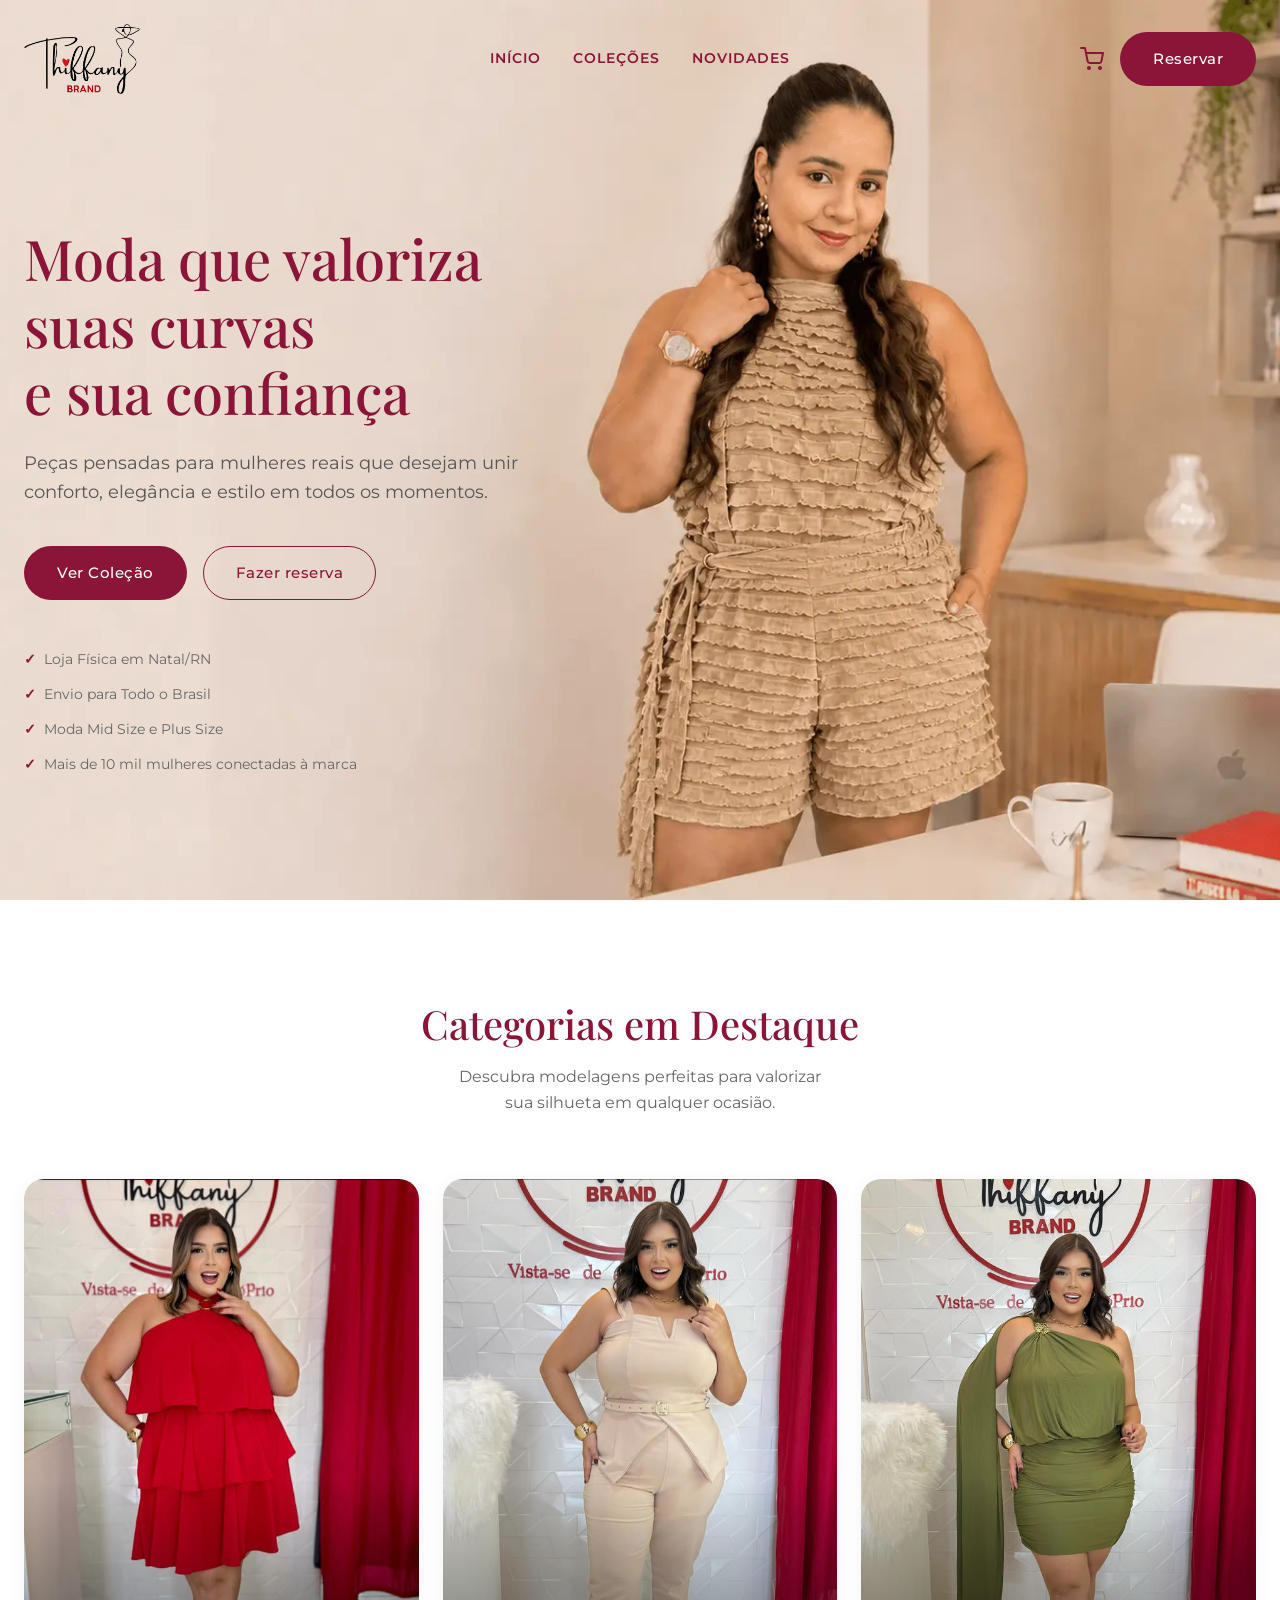
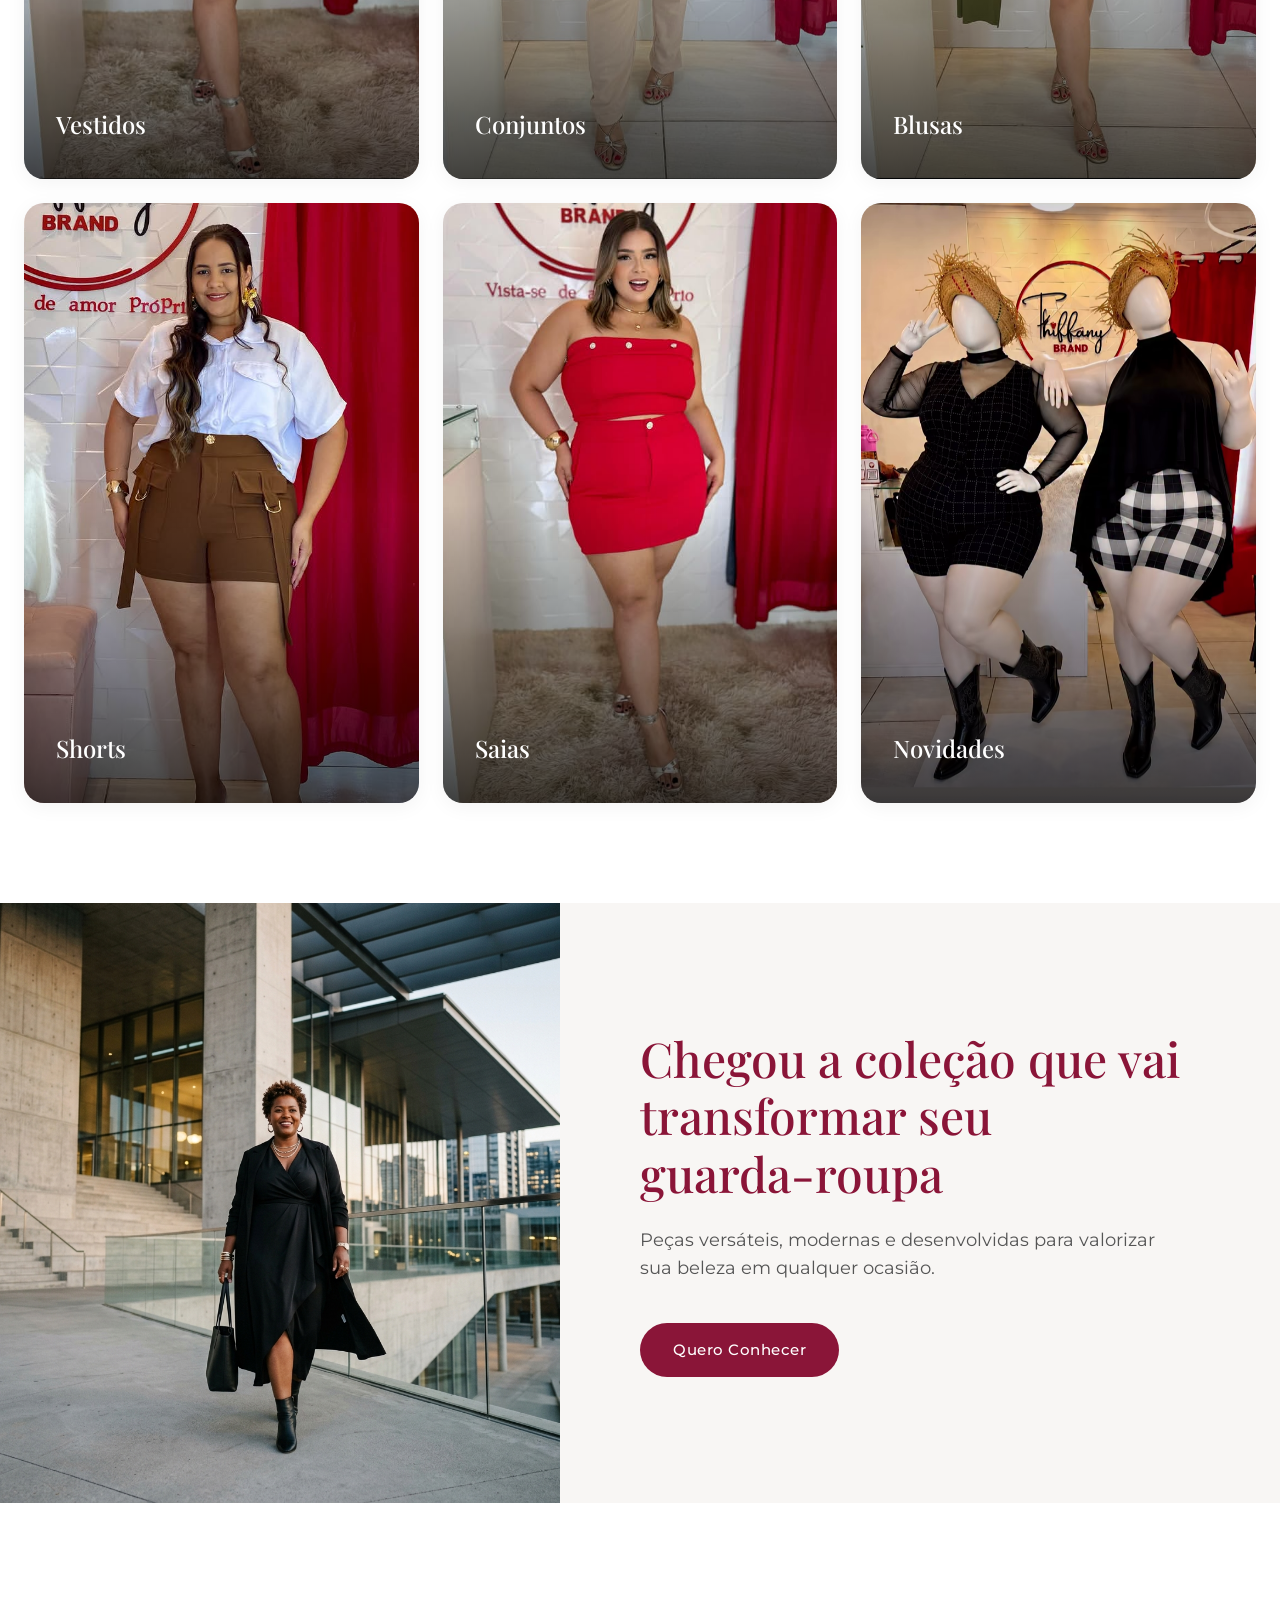
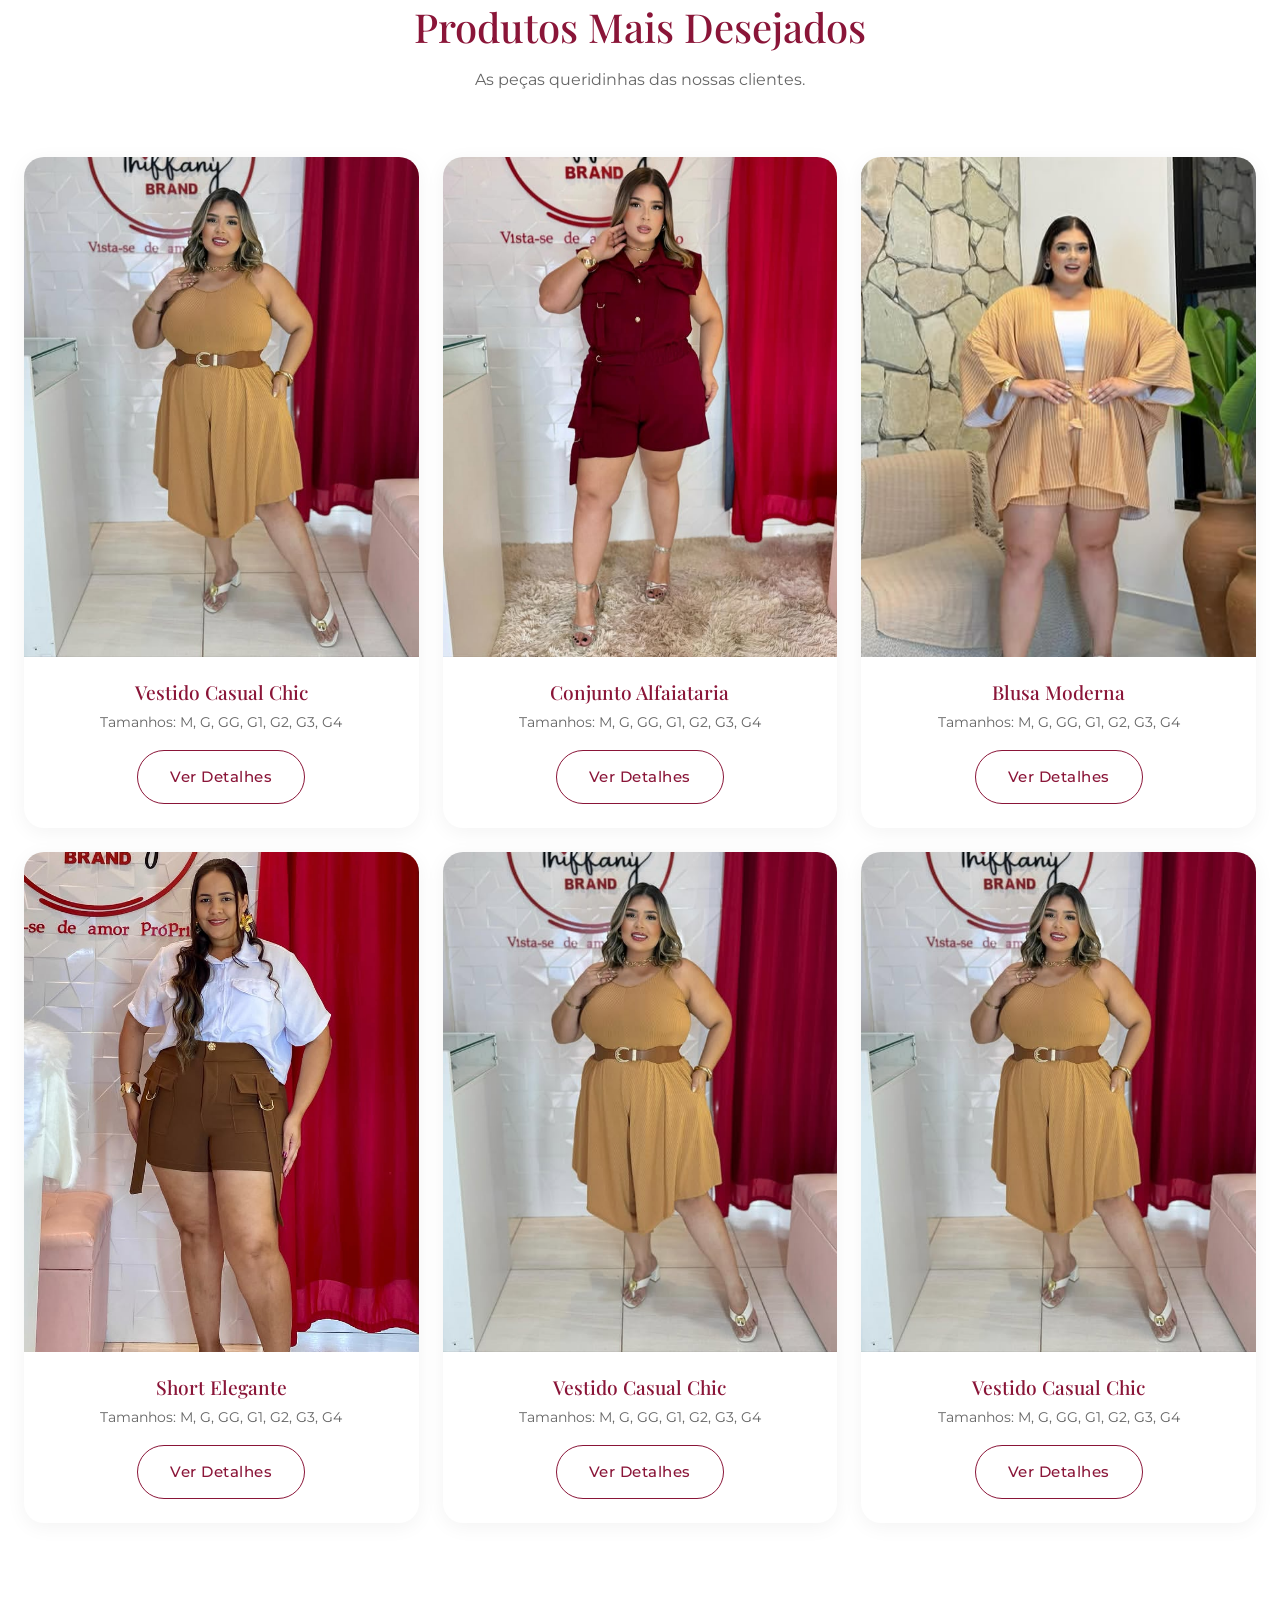
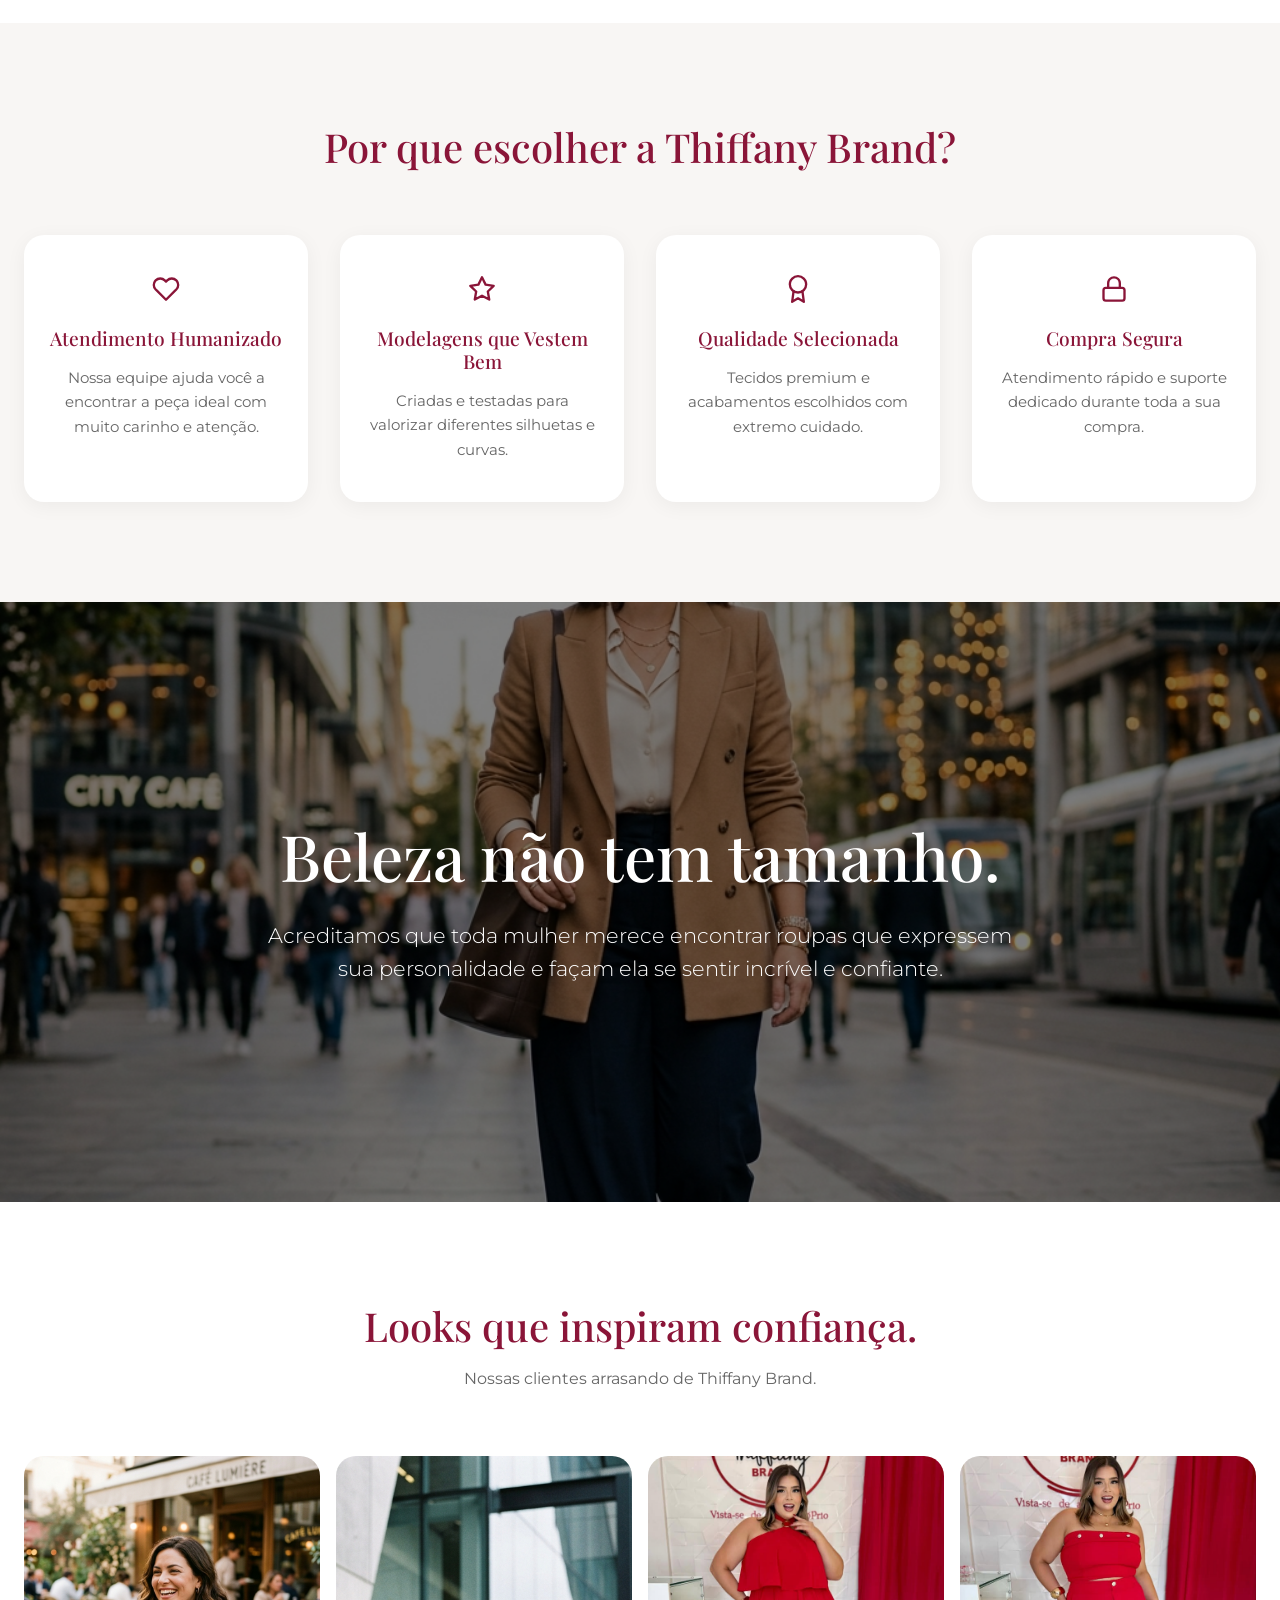
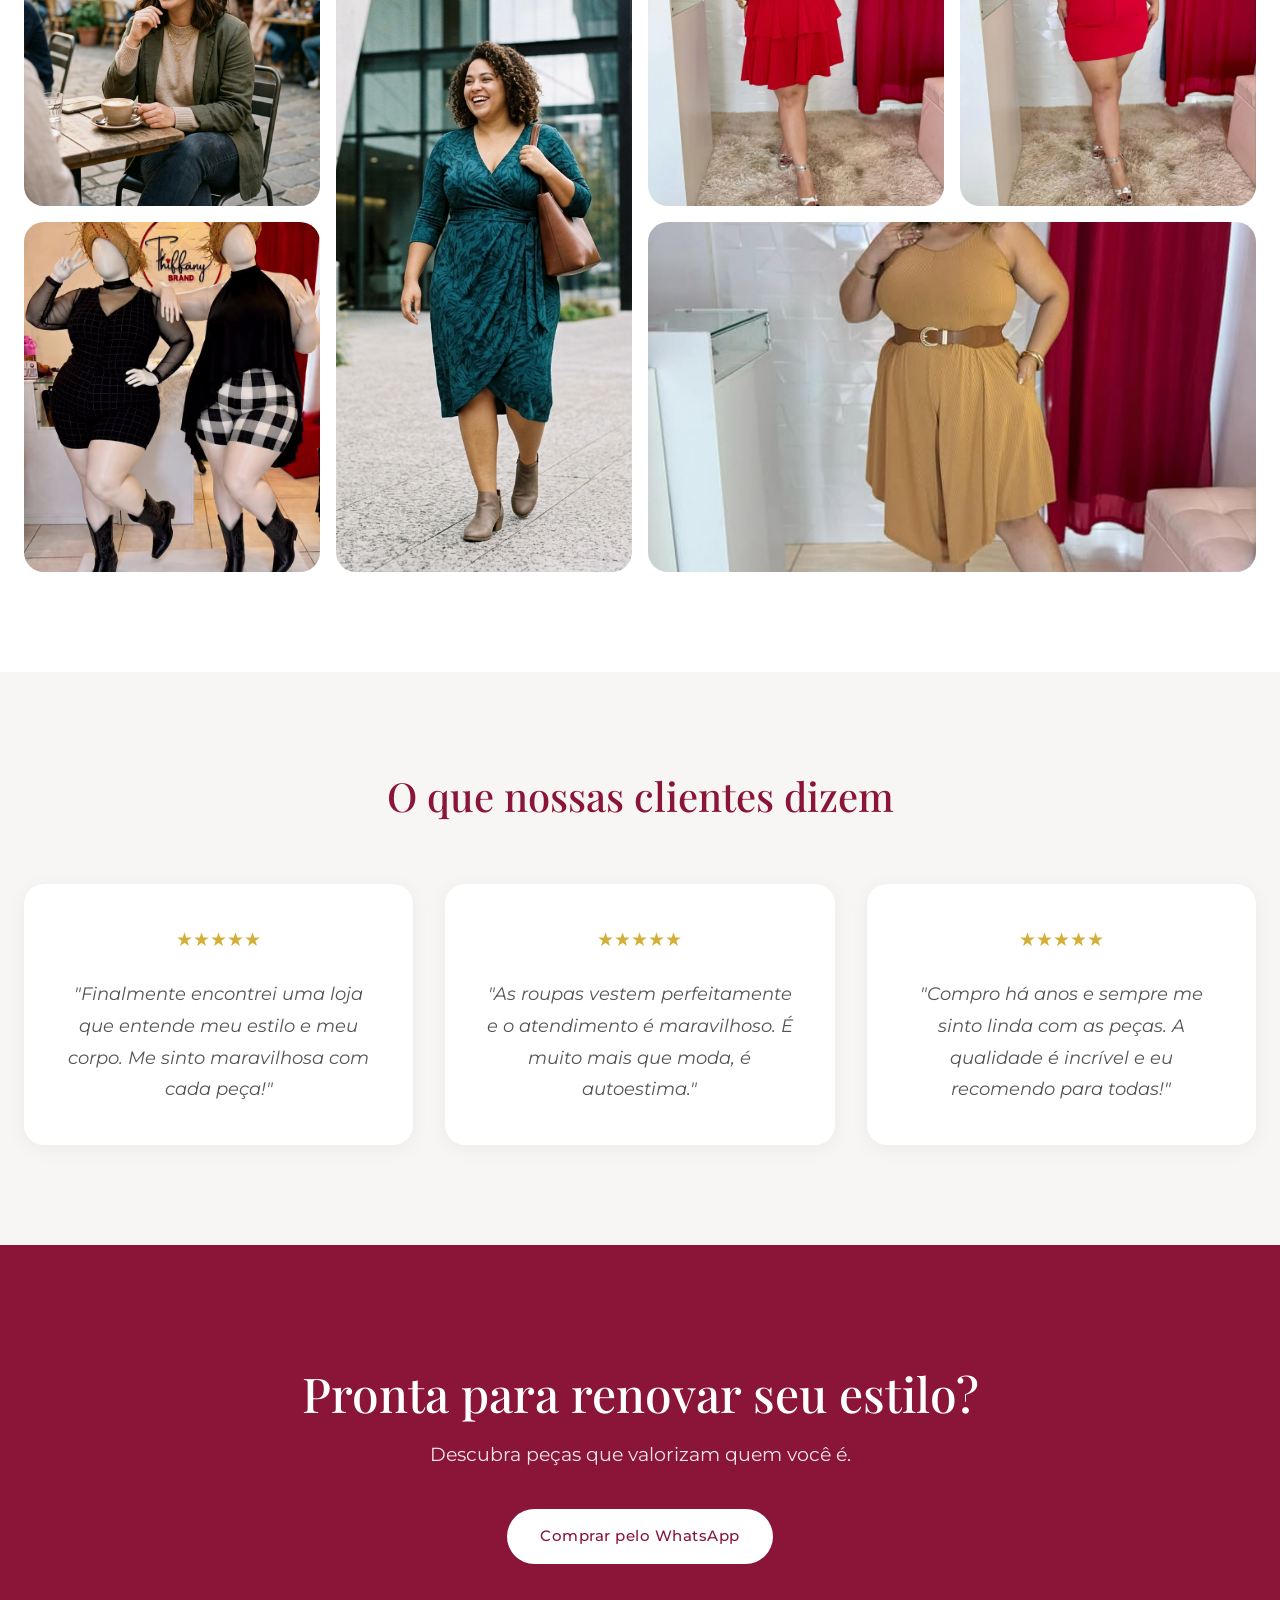
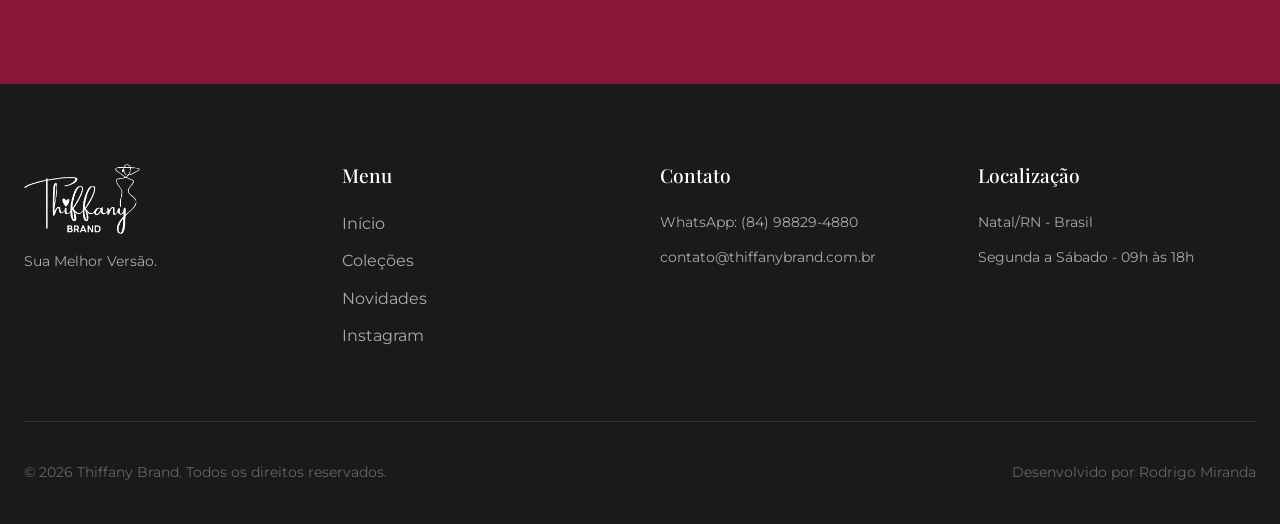
<file: index.html>
<!DOCTYPE html>
<html lang="pt-BR">
<head>
    <meta charset="UTF-8">
    <meta name="viewport" content="width=device-width, initial-scale=1.0">
    <title>Thiffany Brand | Moda Mid Size & Plus Size</title>
    <meta name="description" content="Moda feminina Mid Size e Plus Size focada em mulheres reais que desejam vestir-se com elegância, feminilidade e confiança.">
    <link rel="stylesheet" href="styles.css">
</head>
<body>

    <!-- Navigation -->
    <nav class="navbar">
        <div class="container">
            <a href="#" class="navbar-brand"><img src="assets/logo.png" alt="Thiffany Brand Logo"></a>
            <div class="nav-links">
                <a href="#inicio">Início</a>
                <a href="#colecoes">Coleções</a>
                <a href="#novidades">Novidades</a>
                <a href="#contato" class="mobile-only">Contato</a>
            </div>
            <div class="nav-actions">
                <button class="cart-toggle">
                    <svg xmlns="http://www.w3.org/2000/svg" width="24" height="24" viewBox="0 0 24 24" fill="none" stroke="currentColor" stroke-width="2" stroke-linecap="round" stroke-linejoin="round">
                        <circle cx="9" cy="21" r="1"></circle>
                        <circle cx="20" cy="21" r="1"></circle>
                        <path d="M1 1h4l2.68 13.39a2 2 0 0 0 2 1.61h9.72a2 2 0 0 0 2-1.61L23 6H6"></path>
                    </svg>
                    <span class="cart-count">0</span>
                </button>
                <a href="#contato" class="btn btn-primary desktop-only">Reservar</a>
                <button class="menu-toggle">☰</button>
            </div>
        </div>
    </nav>

    <!-- Hero Section -->
    <header id="inicio" class="hero">
        <div class="container">
            <div class="grid-12">
                <div class="hero-content fade-up">
                    <h1>Moda que valoriza<br>suas curvas<br>e sua confiança</h1>
                    <p>Peças pensadas para mulheres reais que desejam unir conforto, elegância e estilo em todos os momentos.</p>
                    <div class="hero-ctas">
                        <a href="#colecoes" class="btn btn-primary">Ver Coleção</a>
                        <a href="#contato" class="btn btn-secondary">Fazer reserva</a>
                    </div>
                    <div class="hero-indicators">
                        <span>Loja Física em Natal/RN</span>
                        <span>Envio para Todo o Brasil</span>
                        <span>Moda Mid Size e Plus Size</span>
                        <span>Mais de 10 mil mulheres conectadas à marca</span>
                    </div>
                </div>
            </div>
        </div>
    </header>

    <!-- Categories Section -->
    <section id="colecoes" class="categories container">
        <div class="section-header fade-up">
            <h2>Categorias em Destaque</h2>
            <p>Descubra modelagens perfeitas para valorizar <br class="desktop-only">sua silhueta em qualquer ocasião.</p>
        </div>
        <div class="categories-grid">
            <div class="category-card fade-up">
                <img src="assets/vestido.png" alt="Vestidos">
                <div class="category-content">
                    <h3>Vestidos</h3>
                </div>
            </div>
            <div class="category-card fade-up" style="transition-delay: 0.1s;">
                <img src="assets/conjunto.png" alt="Conjuntos">
                <div class="category-content">
                    <h3>Conjuntos</h3>
                </div>
            </div>
            <div class="category-card fade-up" style="transition-delay: 0.2s;">
                <img src="assets/blusa.png" alt="Blusas">
                <div class="category-content">
                    <h3>Blusas</h3>
                </div>
            </div>
            <div class="category-card fade-up">
                <img src="assets/shorts.png" alt="Shorts">
                <div class="category-content">
                    <h3>Shorts</h3>
                </div>
            </div>
            <div class="category-card fade-up" style="transition-delay: 0.1s;">
                <img src="assets/saia.png" alt="Saias">
                <div class="category-content">
                    <h3>Saias</h3>
                </div>
            </div>
            <div class="category-card fade-up" style="transition-delay: 0.2s;">
                <img src="assets/novidade.png" alt="Novidades">
                <div class="category-content">
                    <h3>Novidades</h3>
                </div>
            </div>
        </div>
    </section>

    <!-- New Collection -->
    <section class="new-collection">
        <div class="collection-wrapper">
            <div class="collection-image fade-up">
                <img src="assets/collection.png" alt="Nova Coleção Thiffany Brand">
            </div>
            <div class="collection-content fade-up" style="transition-delay: 0.2s;">
                <h2>Chegou a coleção que vai <br class="desktop-only">transformar seu <br class="desktop-only">guarda-roupa</h2>
                <p>Peças versáteis, modernas e desenvolvidas para valorizar <br class="desktop-only">sua beleza em qualquer ocasião.</p>
                <a href="#novidades" class="btn btn-primary">Quero Conhecer</a>
            </div>
        </div>
    </section>

    <!-- Products Section -->
    <section id="novidades" class="products container">
        <div class="section-header fade-up">
            <h2>Produtos Mais Desejados</h2>
            <p>As peças queridinhas das nossas clientes.</p>
        </div>
        <div class="products-grid">
            <div class="product-card fade-up">
                <div class="product-image img-zoom">
                    <img src="assets/Vestido Casual Chic.png" alt="Vestido Casual Chic">
                </div>
                <div class="product-info">
                    <h3 class="product-name">Vestido Casual Chic</h3>
                    <p class="product-sizes">Tamanhos: M, G, GG, G1, G2, G3, G4</p>
                    <a href="produto.html?id=1" class="btn btn-secondary product-btn">Ver Detalhes</a>
                </div>
            </div>
            <div class="product-card fade-up" style="transition-delay: 0.1s;">
                <div class="product-image img-zoom">
                    <img src="assets/Conjunto Alfaiataria.png" alt="Conjunto Alfaiataria">
                </div>
                <div class="product-info">
                    <h3 class="product-name">Conjunto Alfaiataria</h3>
                    <p class="product-sizes">Tamanhos: M, G, GG, G1, G2, G3, G4</p>
                    <a href="produto.html?id=2" class="btn btn-secondary product-btn">Ver Detalhes</a>
                </div>
            </div>
            <div class="product-card fade-up" style="transition-delay: 0.2s;">
                <div class="product-image img-zoom adjust-blusa">
                    <img src="assets/Blusa Moderna.png" alt="Blusa Moderna">
                </div>
                <div class="product-info">
                    <h3 class="product-name">Blusa Moderna</h3>
                    <p class="product-sizes">Tamanhos: M, G, GG, G1, G2, G3, G4</p>
                    <a href="produto.html?id=3" class="btn btn-secondary product-btn">Ver Detalhes</a>
                </div>
            </div>
            <div class="product-card fade-up" style="transition-delay: 0.3s;">
                <div class="product-image img-zoom">
                    <img src="assets/Short Elegante.png" alt="Short Elegante">
                </div>
                <div class="product-info">
                    <h3 class="product-name">Short Elegante</h3>
                    <p class="product-sizes">Tamanhos: M, G, GG, G1, G2, G3, G4</p>
                    <a href="produto.html?id=4" class="btn btn-secondary product-btn">Ver Detalhes</a>
                </div>
            </div>
            <div class="product-card fade-up" style="transition-delay: 0.1s;">
                <div class="product-image img-zoom">
                    <img src="assets/Vestido Casual Chic.png" alt="Vestido Casual Chic">
                </div>
                <div class="product-info">
                    <h3 class="product-name">Vestido Casual Chic</h3>
                    <p class="product-sizes">Tamanhos: M, G, GG, G1, G2, G3, G4</p>
                    <a href="produto.html?id=1" class="btn btn-secondary product-btn">Ver Detalhes</a>
                </div>
            </div>
            <div class="product-card fade-up" style="transition-delay: 0.2s;">
                <div class="product-image img-zoom">
                    <img src="assets/Vestido Casual Chic.png" alt="Vestido Casual Chic">
                </div>
                <div class="product-info">
                    <h3 class="product-name">Vestido Casual Chic</h3>
                    <p class="product-sizes">Tamanhos: M, G, GG, G1, G2, G3, G4</p>
                    <a href="produto.html?id=1" class="btn btn-secondary product-btn">Ver Detalhes</a>
                </div>
            </div>
        </div>
    </section>

    <!-- Features Section -->
    <section class="features">
        <div class="container">
            <div class="section-header fade-up">
                <h2>Por que escolher a Thiffany Brand?</h2>
            </div>
            <div class="features-grid">
                <div class="feature-card fade-up">
                    <div class="feature-icon"><svg xmlns="http://www.w3.org/2000/svg" width="28" height="28" viewBox="0 0 24 24" fill="none" stroke="currentColor" stroke-width="2" stroke-linecap="round" stroke-linejoin="round"><path d="M20.84 4.61a5.5 5.5 0 0 0-7.78 0L12 5.67l-1.06-1.06a5.5 5.5 0 0 0-7.78 7.78l1.06 1.06L12 21.23l7.78-7.78 1.06-1.06a5.5 5.5 0 0 0 0-7.78z"></path></svg></div>
                    <h3>Atendimento Humanizado</h3>
                    <p>Nossa equipe ajuda você a encontrar a peça ideal com muito carinho e atenção.</p>
                </div>
                <div class="feature-card fade-up" style="transition-delay: 0.1s;">
                    <div class="feature-icon"><svg xmlns="http://www.w3.org/2000/svg" width="28" height="28" viewBox="0 0 24 24" fill="none" stroke="currentColor" stroke-width="2" stroke-linecap="round" stroke-linejoin="round"><polygon points="12 2 15.09 8.26 22 9.27 17 14.14 18.18 21.02 12 17.77 5.82 21.02 7 14.14 2 9.27 8.91 8.26 12 2"></polygon></svg></div>
                    <h3>Modelagens que Vestem Bem</h3>
                    <p>Criadas e testadas para valorizar diferentes silhuetas e curvas.</p>
                </div>
                <div class="feature-card fade-up" style="transition-delay: 0.2s;">
                    <div class="feature-icon"><svg xmlns="http://www.w3.org/2000/svg" width="28" height="28" viewBox="0 0 24 24" fill="none" stroke="currentColor" stroke-width="2" stroke-linecap="round" stroke-linejoin="round"><circle cx="12" cy="8" r="7"></circle><polyline points="8.21 13.89 7 23 12 20 17 23 15.79 13.88"></polyline></svg></div>
                    <h3>Qualidade Selecionada</h3>
                    <p>Tecidos premium e acabamentos escolhidos com extremo cuidado.</p>
                </div>
                <div class="feature-card fade-up" style="transition-delay: 0.3s;">
                    <div class="feature-icon"><svg xmlns="http://www.w3.org/2000/svg" width="28" height="28" viewBox="0 0 24 24" fill="none" stroke="currentColor" stroke-width="2" stroke-linecap="round" stroke-linejoin="round"><rect x="3" y="11" width="18" height="11" rx="2" ry="2"></rect><path d="M7 11V7a5 5 0 0 1 10 0v4"></path></svg></div>
                    <h3>Compra Segura</h3>
                    <p>Atendimento rápido e suporte dedicado durante toda a sua compra.</p>
                </div>
            </div>
        </div>
    </section>

    <!-- Institutional Banner -->
    <section class="institutional">
        <div class="inst-banner">
            <img src="assets/institutional.png" alt="Mulher elegante na cidade">
            <div class="inst-content fade-up">
                <h2>Beleza não tem tamanho.</h2>
                <p>Acreditamos que toda mulher merece encontrar roupas que expressem sua personalidade e façam ela se sentir incrível e confiante.</p>
            </div>
        </div>
    </section>

    <!-- Inspire Section -->
    <section class="inspire container">
        <div class="section-header fade-up">
            <h2>Looks que inspiram confiança.</h2>
            <p>Nossas clientes arrasando de Thiffany Brand.</p>
        </div>
        <div class="inspire-grid">
            <div class="inspire-item fade-up"><img src="assets/client_1.png" alt="Cliente inspirando confiança"></div>
            <div class="inspire-item fade-up" style="transition-delay: 0.1s;"><img src="assets/client_2.png" alt="Cliente elegante"></div>
            <div class="inspire-item fade-up" style="transition-delay: 0.2s;"><img src="assets/vestido.png" alt="Cliente arrasando"></div>
            <div class="inspire-item fade-up" style="transition-delay: 0.3s;"><img src="assets/saia.png" alt="Cliente confiante"></div>
            <div class="inspire-item fade-up"><img src="assets/novidade.png" alt="Moda feminina"></div>
            <div class="inspire-item fade-up" style="transition-delay: 0.1s;"><img src="assets/Vestido Casual Chic.png" alt="Moda elegante"></div>
        </div>
    </section>

    <!-- Testimonials Section -->
    <section class="testimonials">
        <div class="container">
            <div class="section-header fade-up">
                <h2>O que nossas clientes dizem</h2>
            </div>
            <div class="testimonials-grid">
                <div class="testimonial-card fade-up">
                    <div class="stars">★★★★★</div>
                    <p>"Finalmente encontrei uma loja que entende meu estilo e meu corpo. Me sinto maravilhosa com cada peça!"</p>
                </div>
                <div class="testimonial-card fade-up" style="transition-delay: 0.1s;">
                    <div class="stars">★★★★★</div>
                    <p>"As roupas vestem perfeitamente e o atendimento é maravilhoso. É muito mais que moda, é autoestima."</p>
                </div>
                <div class="testimonial-card fade-up" style="transition-delay: 0.2s;">
                    <div class="stars">★★★★★</div>
                    <p>"Compro há anos e sempre me sinto linda com as peças. A qualidade é incrível e eu recomendo para todas!"</p>
                </div>
            </div>
        </div>
    </section>

    <!-- Final CTA -->
    <section class="cta-final">
        <div class="container fade-up">
            <h2>Pronta para renovar seu estilo?</h2>
            <p>Descubra peças que valorizam quem você é.</p>
            <a href="#contato" class="btn btn-white">Comprar pelo WhatsApp</a>
        </div>
    </section>

    <!-- Footer -->
    <footer id="contato">
        <div class="container">
            <div class="footer-grid">
                <div class="footer-brand">
                    <a href="index.html#inicio">
                        <img src="assets/logo.png" alt="Thiffany Brand Logo" class="footer-logo">
                    </a>
                    <p>Sua Melhor Versão.</p>
                </div>
                <div class="footer-links">
                    <h4>Menu</h4>
                    <ul>
                        <li><a href="#inicio">Início</a></li>
                        <li><a href="#colecoes">Coleções</a></li>
                        <li><a href="#novidades">Novidades</a></li>
                        <li><a href="#instagram">Instagram</a></li>
                    </ul>
                </div>
                <div class="footer-contact">
                    <h4>Contato</h4>
                    <p>WhatsApp: (84) 98829-4880</p>
                    <p>contato@thiffanybrand.com.br</p>
                </div>
                <div class="footer-contact">
                    <h4>Localização</h4>
                    <p>Natal/RN - Brasil</p>
                    <p>Segunda a Sábado - 09h às 18h</p>
                </div>
            </div>
            <div class="footer-bottom">
                <p>&copy; 2026 Thiffany Brand. Todos os direitos reservados.</p>
                <p>Desenvolvido por Rodrigo Miranda</p>
            </div>
        </div>
    </footer>

    <div id="cart-overlay"></div>
    <div id="cart-drawer">
        <div class="cart-header">
            <h3>Seu Carrinho</h3>
            <button id="cart-close">✕</button>
        </div>
        <div class="cart-body" id="cart-drawer-items">
            <!-- Items loaded via JS -->
        </div>
        <div class="cart-footer">
            <div class="cart-subtotal">
                <span>Subtotal:</span>
                <span id="cart-drawer-total">R$ 0,00</span>
            </div>
            <a href="checkout.html" class="btn btn-primary">Continuar Reserva</a>
        </div>
    </div>

    <script src="cart.js"></script>
    <script src="main.js"></script>
</body>
</html>
</file>
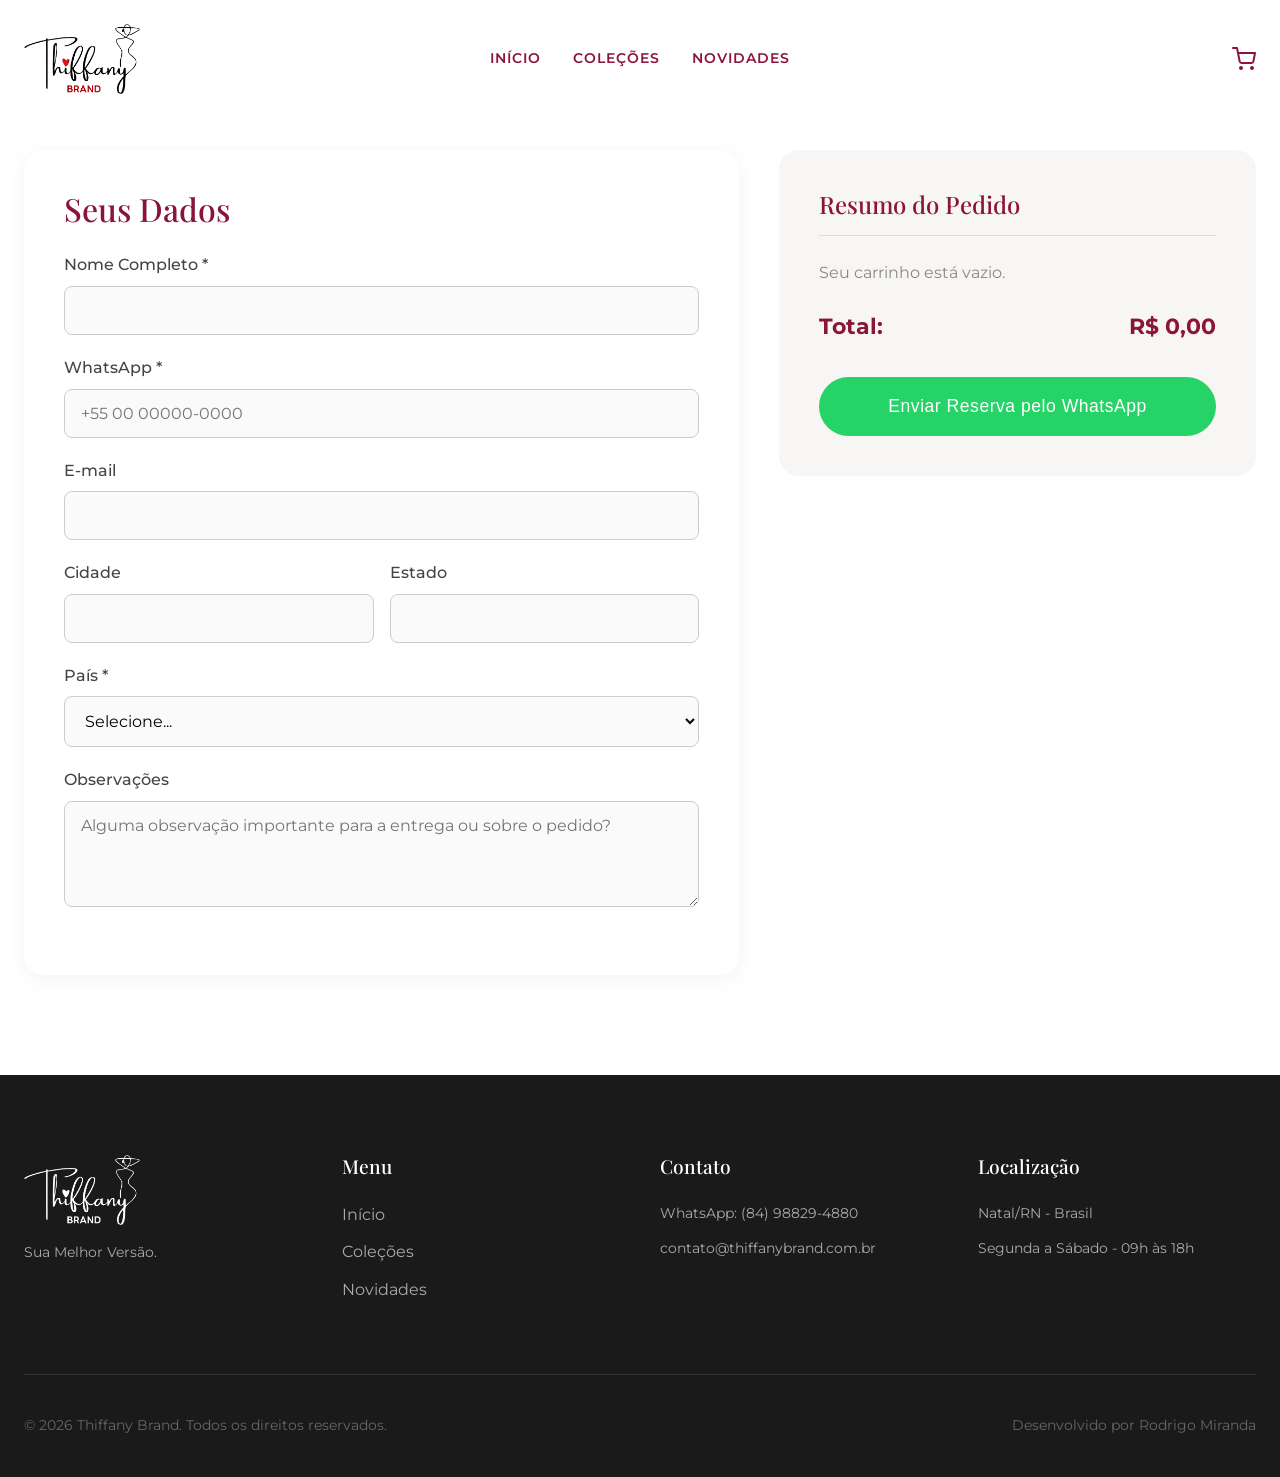
<file: checkout.html>
<!DOCTYPE html>
<html lang="pt-BR">
<head>
    <meta charset="UTF-8">
    <meta name="viewport" content="width=device-width, initial-scale=1.0">
    <title>Reserva | Thiffany Brand</title>
    <link rel="stylesheet" href="styles.css">
    <style>
        .checkout-section {
            padding-top: 150px;
            padding-bottom: 100px;
        }
        .checkout-grid {
            display: grid;
            grid-template-columns: 1.5fr 1fr;
            gap: 40px;
        }
        .checkout-form-panel {
            background: var(--bg);
            padding: 40px;
            border-radius: var(--radius);
            box-shadow: var(--shadow-sm);
        }
        .checkout-form-panel h2 {
            font-size: 2rem;
            color: var(--primary);
            margin-bottom: 24px;
        }
        .form-group {
            margin-bottom: 20px;
        }
        .form-group label {
            display: block;
            font-weight: 500;
            margin-bottom: 8px;
            color: #444;
        }
        .form-control {
            width: 100%;
            padding: 14px 16px;
            border: 1px solid #ccc;
            border-radius: 8px;
            font-family: inherit;
            font-size: 1rem;
            background: #fafafa;
        }
        .form-control:focus {
            outline: none;
            border-color: var(--primary);
            background: white;
        }
        .checkout-summary-panel {
            background: var(--neutral);
            padding: 40px;
            border-radius: var(--radius);
            height: fit-content;
        }
        .checkout-summary-panel h3 {
            font-size: 1.5rem;
            color: var(--primary);
            margin-bottom: 24px;
            border-bottom: 1px solid #ddd;
            padding-bottom: 16px;
        }
        .summary-items {
            margin-bottom: 24px;
            max-height: 300px;
            overflow-y: auto;
        }
        .summary-item {
            display: flex;
            justify-content: space-between;
            margin-bottom: 16px;
            padding-bottom: 16px;
            border-bottom: 1px dashed #ccc;
        }
        .summary-item-title {
            font-weight: 600;
            margin-bottom: 4px;
        }
        .summary-item-details {
            font-size: 0.9rem;
            color: #666;
        }
        .summary-item-price {
            font-weight: 600;
        }
        .summary-total {
            display: flex;
            justify-content: space-between;
            font-size: 1.4rem;
            font-weight: 700;
            margin-bottom: 32px;
            color: var(--primary);
        }
        .btn-whatsapp {
            width: 100%;
            background-color: #25D366;
            color: white;
            padding: 18px;
            font-size: 1.1rem;
        }
        .btn-whatsapp:hover {
            background-color: #128C7E;
            transform: translateY(-2px);
            box-shadow: 0 8px 20px rgba(37, 211, 102, 0.3);
            color: white;
        }
        
        @media (max-width: 1024px) {
            .checkout-grid {
                grid-template-columns: 1fr;
            }
        }
        @media (max-width: 768px) {
            .checkout-section {
                padding-top: 120px;
            }
            .checkout-form-panel, .checkout-summary-panel {
                padding: 24px;
            }
        }
    </style>
</head>
<body>

    <!-- Navigation -->
    <nav class="navbar" style="background: var(--bg); position: fixed; box-shadow: var(--shadow-sm); padding: 16px 0;">
        <div class="container">
            <a href="index.html" class="navbar-brand"><img src="assets/logo.png" alt="Thiffany Brand Logo"></a>
            <div class="nav-links">
                <a href="index.html#inicio">Início</a>
                <a href="index.html#colecoes">Coleções</a>
                <a href="index.html#novidades">Novidades</a>
            </div>
            <div class="nav-actions">
                <button class="cart-toggle">
                    <svg xmlns="http://www.w3.org/2000/svg" width="24" height="24" viewBox="0 0 24 24" fill="none" stroke="currentColor" stroke-width="2" stroke-linecap="round" stroke-linejoin="round">
                        <circle cx="9" cy="21" r="1"></circle>
                        <circle cx="20" cy="21" r="1"></circle>
                        <path d="M1 1h4l2.68 13.39a2 2 0 0 0 2 1.61h9.72a2 2 0 0 0 2-1.61L23 6H6"></path>
                    </svg>
                    <span class="cart-count">0</span>
                </button>
                <button class="menu-toggle">☰</button>
            </div>
        </div>
    </nav>

    <section class="checkout-section container fade-up visible">
        <div class="checkout-grid">
            <div class="checkout-form-panel">
                <h2>Seus Dados</h2>
                <form id="reservation-form">
                    <div class="form-group">
                        <label for="nome">Nome Completo *</label>
                        <input type="text" id="nome" class="form-control" required>
                    </div>
                    <div class="form-group">
                        <label for="whatsapp">WhatsApp *</label>
                        <input type="tel" id="whatsapp" class="form-control" placeholder="+55 00 00000-0000" required>
                    </div>
                    <div class="form-group">
                        <label for="email">E-mail</label>
                        <input type="email" id="email" class="form-control">
                    </div>
                    
                    <div style="display: grid; grid-template-columns: 1fr 1fr; gap: 16px;">
                        <div class="form-group">
                            <label for="cidade">Cidade</label>
                            <input type="text" id="cidade" class="form-control">
                        </div>
                        <div class="form-group">
                            <label for="estado">Estado</label>
                            <input type="text" id="estado" class="form-control">
                        </div>
                    </div>
                    
                    <div class="form-group">
                        <label for="pais">País *</label>
                        <select id="pais" class="form-control" required>
                            <option value="">Selecione...</option>
                            <option value="Brasil">Brasil</option>
                            <option value="Portugal">Portugal</option>
                            <option value="Espanha">Espanha</option>
                            <option value="França">França</option>
                            <option value="Itália">Itália</option>
                            <option value="Estados Unidos">Estados Unidos</option>
                            <option value="Canadá">Canadá</option>
                            <option value="Outros">Outros</option>
                        </select>
                    </div>
                    <div class="form-group">
                        <label for="obs">Observações</label>
                        <textarea id="obs" class="form-control" rows="4" placeholder="Alguma observação importante para a entrega ou sobre o pedido?"></textarea>
                    </div>
                </form>
            </div>
            
            <div class="checkout-summary-panel">
                <h3>Resumo do Pedido</h3>
                <div class="summary-items" id="summary-items">
                    <!-- Loaded via JS -->
                </div>
                <div class="summary-total">
                    <span>Total:</span>
                    <span id="summary-total-price">R$ 0,00</span>
                </div>
                <button type="button" class="btn btn-whatsapp" onclick="sendReservation()">Enviar Reserva pelo WhatsApp</button>
            </div>
        </div>
    </section>

    <!-- Footer -->
    <footer>
        <div class="container">
            <div class="footer-grid">
                <div class="footer-brand">
                    <a href="index.html#inicio">
                        <img src="assets/logo.png" alt="Thiffany Brand Logo" class="footer-logo">
                    </a>
                    <p>Sua Melhor Versão.</p>
                </div>
                <div class="footer-links">
                    <h4>Menu</h4>
                    <ul>
                        <li><a href="index.html">Início</a></li>
                        <li><a href="index.html#colecoes">Coleções</a></li>
                        <li><a href="index.html#novidades">Novidades</a></li>
                    </ul>
                </div>
                <div class="footer-contact">
                    <h4>Contato</h4>
                    <p>WhatsApp: (84) 98829-4880</p>
                    <p>contato@thiffanybrand.com.br</p>
                </div>
                <div class="footer-contact">
                    <h4>Localização</h4>
                    <p>Natal/RN - Brasil</p>
                    <p>Segunda a Sábado - 09h às 18h</p>
                </div>
            </div>
            <div class="footer-bottom">
                <p>&copy; 2026 Thiffany Brand. Todos os direitos reservados.</p>
                <p>Desenvolvido por Rodrigo Miranda</p>
            </div>
        </div>
    </footer>

    <!-- Cart Drawer -->
    <div id="cart-overlay"></div>
    <div id="cart-drawer">
        <div class="cart-header">
            <h3>Seu Carrinho</h3>
            <button id="cart-close">✕</button>
        </div>
        <div class="cart-body" id="cart-drawer-items"></div>
        <div class="cart-footer">
            <div class="cart-subtotal">
                <span>Subtotal:</span>
                <span id="cart-drawer-total">R$ 0,00</span>
            </div>
            <button class="btn btn-primary" onclick="closeCartDrawer()" style="width: 100%;">Fechar Carrinho</button>
        </div>
    </div>

    <script src="cart.js"></script>
    <script src="main.js"></script>
    <script>
        document.addEventListener('DOMContentLoaded', () => {
            renderSummary();
            
            // Override updateCartUI to also update the summary when changes happen in the cart drawer
            const originalUpdateCartUI = window.updateCartUI;
            window.updateCartUI = function() {
                originalUpdateCartUI();
                renderSummary();
            };
        });

        function renderSummary() {
            const container = document.getElementById('summary-items');
            if (!container) return;

            if (cart.length === 0) {
                container.innerHTML = '<p style="color: #888;">Seu carrinho está vazio.</p>';
            } else {
                container.innerHTML = cart.map(item => `
                    <div class="summary-item">
                        <div>
                            <div class="summary-item-title">${item.quantity}x ${item.name}</div>
                            <div class="summary-item-details">Tamanho: ${item.size}</div>
                        </div>
                        <div class="summary-item-price">R$ ${(item.price * item.quantity).toFixed(2).replace('.', ',')}</div>
                    </div>
                `).join('');
            }
            
            document.getElementById('summary-total-price').textContent = `R$ ${getCartTotal().toFixed(2).replace('.', ',')}`;
        }

        function sendReservation() {
            if (cart.length === 0) {
                alert('Seu carrinho está vazio! Adicione produtos antes de fazer a reserva.');
                return;
            }

            const nome = document.getElementById('nome').value.trim();
            const whatsapp = document.getElementById('whatsapp').value.trim();
            const email = document.getElementById('email').value.trim();
            const cidade = document.getElementById('cidade').value.trim();
            const estado = document.getElementById('estado').value.trim();
            const pais = document.getElementById('pais').value;
            const obs = document.getElementById('obs').value.trim();

            if (!nome || !whatsapp || !pais) {
                alert('Por favor, preencha os campos obrigatórios (Nome, WhatsApp e País).');
                return;
            }

            let msg = 'Olá!\n\nGostaria de reservar os seguintes produtos:\n\n';
            
            cart.forEach(item => {
                msg += `🛍️ ${item.name}\nTamanho: ${item.size}\nQuantidade: ${item.quantity}\n\n`;
            });

            msg += `Subtotal: R$ ${getCartTotal().toFixed(2).replace('.', ',')}\n\n`;
            
            msg += 'Dados da cliente:\n';
            msg += `Nome: ${nome}\n`;
            msg += `WhatsApp: ${whatsapp}\n`;
            if (email) msg += `Email: ${email}\n`;
            if (cidade || estado) {
                msg += `Local: ${[cidade, estado].filter(Boolean).join(' - ')}\n`;
            }
            msg += `País: ${pais}\n\n`;

            if (obs) {
                msg += `Observações:\n${obs}\n\n`;
            }

            msg += 'Aguardo confirmação de disponibilidade.';

            const encodedMsg = encodeURIComponent(msg);
            const waUrl = `https://wa.me/5584988294880?text=${encodedMsg}`;
            
            window.open(waUrl, '_blank');
        }
    </script>
</body>
</html>
</file>
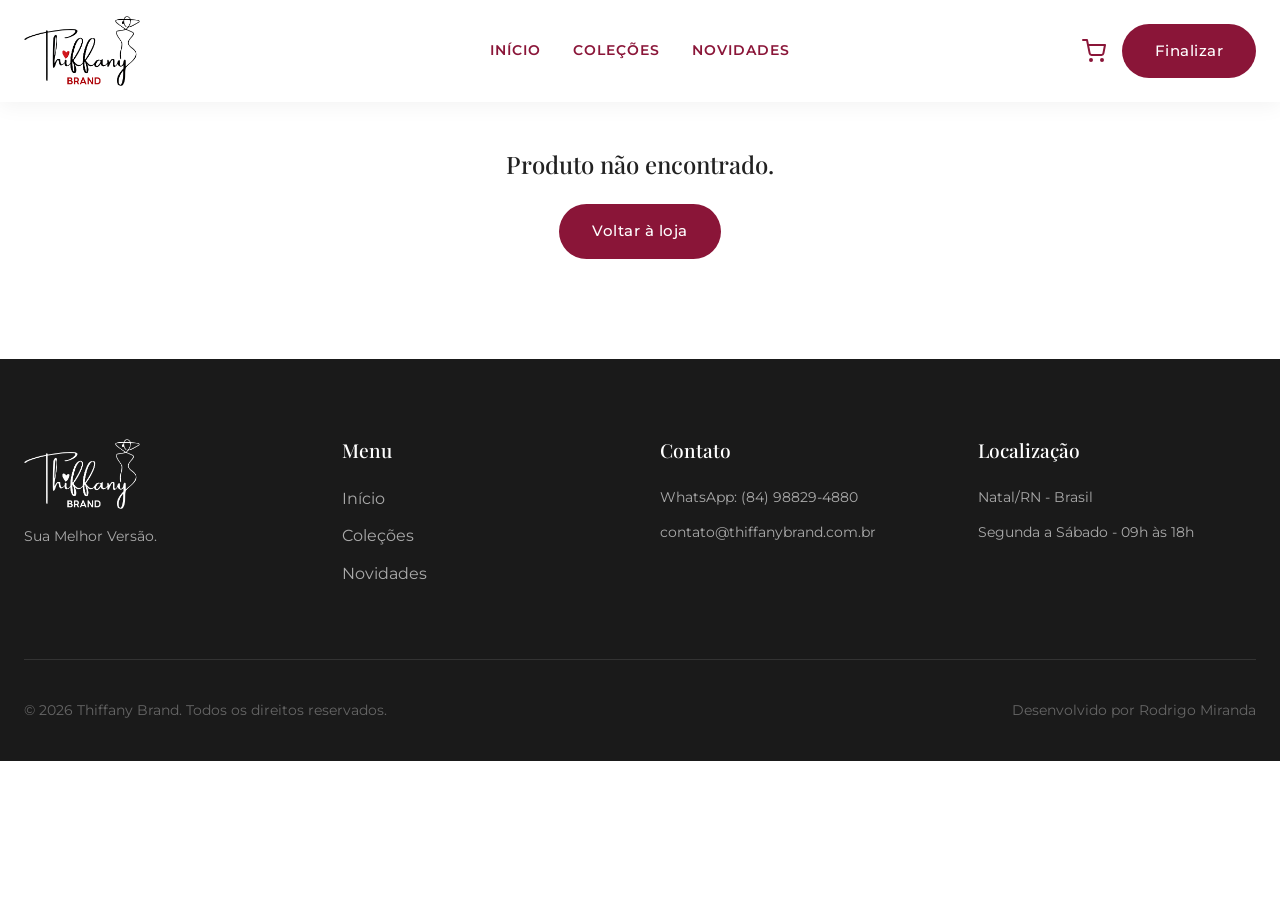
<file: produto.html>
<!DOCTYPE html>
<html lang="pt-BR">
<head>
    <meta charset="UTF-8">
    <meta name="viewport" content="width=device-width, initial-scale=1.0">
    <title>Produto | Thiffany Brand</title>
    <link rel="stylesheet" href="styles.css">
    <style>
        .product-detail-section {
            padding-top: 150px;
            padding-bottom: 100px;
        }
        .product-gallery {
            grid-column: span 6;
            border-radius: var(--radius);
            overflow: hidden;
            box-shadow: var(--shadow-sm);
            height: 650px;
        }
        .product-gallery img {
            width: 100%;
            height: 100%;
            object-fit: cover;
            object-position: top;
            display: block;
        }
        .product-info-panel {
            grid-column: span 6;
            display: flex;
            flex-direction: column;
            justify-content: center;
        }
        .product-info-panel h1 {
            font-size: 2.5rem;
            color: var(--primary);
            margin-bottom: 16px;
        }
        .product-info-panel .price {
            font-size: 1.8rem;
            font-weight: 600;
            margin-bottom: 24px;
        }
        .product-info-panel p.desc {
            color: #555;
            margin-bottom: 32px;
            font-size: 1.1rem;
        }
        .selector-group {
            margin-bottom: 24px;
        }
        .selector-group label {
            display: block;
            font-weight: 600;
            margin-bottom: 8px;
            text-transform: uppercase;
            font-size: 0.9rem;
            letter-spacing: 1px;
        }
        .sizes-grid {
            display: flex;
            flex-wrap: wrap;
            gap: 12px;
        }
        .size-btn {
            background: var(--neutral);
            border: 1px solid #ddd;
            padding: 10px 16px;
            border-radius: 8px;
            cursor: pointer;
            font-weight: 500;
            transition: var(--transition);
        }
        .size-btn.selected {
            background: var(--primary);
            color: white;
            border-color: var(--primary);
        }
        .quantity-controls {
            display: flex;
            align-items: center;
            gap: 16px;
        }
        .quantity-controls button {
            width: 40px;
            height: 40px;
            border-radius: 8px;
            border: 1px solid #ddd;
            background: var(--neutral);
            font-size: 1.2rem;
            cursor: pointer;
            display: flex;
            align-items: center;
            justify-content: center;
        }
        .quantity-controls span {
            font-weight: 600;
            font-size: 1.2rem;
            width: 30px;
            text-align: center;
        }
        .add-to-cart-btn {
            width: 100%;
            margin-top: 32px;
            padding: 18px;
            font-size: 1.1rem;
        }

        @media (max-width: 1024px) {
            .product-gallery, .product-info-panel {
                grid-column: span 8;
            }
            .product-gallery {
                height: 500px;
            }
        }
        @media (max-width: 768px) {
            .product-gallery, .product-info-panel {
                grid-column: span 4;
            }
            .product-gallery {
                height: 450px;
            }
            .product-detail-section {
                padding-top: 120px;
            }
        }
    </style>
</head>
<body>

    <!-- Navigation -->
    <nav class="navbar" style="background: var(--bg); position: fixed; box-shadow: var(--shadow-sm); padding: 16px 0;">
        <div class="container">
            <a href="index.html" class="navbar-brand"><img src="assets/logo.png" alt="Thiffany Brand Logo"></a>
            <div class="nav-links">
                <a href="index.html#inicio">Início</a>
                <a href="index.html#colecoes">Coleções</a>
                <a href="index.html#novidades">Novidades</a>
                <a href="checkout.html" class="mobile-only">Finalizar Reserva</a>
            </div>
            <div class="nav-actions">
                <button class="cart-toggle">
                    <svg xmlns="http://www.w3.org/2000/svg" width="24" height="24" viewBox="0 0 24 24" fill="none" stroke="currentColor" stroke-width="2" stroke-linecap="round" stroke-linejoin="round">
                        <circle cx="9" cy="21" r="1"></circle>
                        <circle cx="20" cy="21" r="1"></circle>
                        <path d="M1 1h4l2.68 13.39a2 2 0 0 0 2 1.61h9.72a2 2 0 0 0 2-1.61L23 6H6"></path>
                    </svg>
                    <span class="cart-count">0</span>
                </button>
                <a href="checkout.html" class="btn btn-primary desktop-only">Finalizar</a>
                <button class="menu-toggle">☰</button>
            </div>
        </div>
    </nav>

    <section class="product-detail-section container">
        <div class="grid-12" id="product-container">
            <!-- Content loaded via JS -->
            <div style="grid-column: span 12; text-align: center; padding: 100px 0;">
                Carregando produto...
            </div>
        </div>
    </section>

    <!-- Footer -->
    <footer>
        <div class="container">
            <div class="footer-grid">
                <div class="footer-brand">
                    <a href="index.html#inicio">
                        <img src="assets/logo.png" alt="Thiffany Brand Logo" class="footer-logo">
                    </a>
                    <p>Sua Melhor Versão.</p>
                </div>
                <div class="footer-links">
                    <h4>Menu</h4>
                    <ul>
                        <li><a href="index.html">Início</a></li>
                        <li><a href="index.html#colecoes">Coleções</a></li>
                        <li><a href="index.html#novidades">Novidades</a></li>
                    </ul>
                </div>
                <div class="footer-contact">
                    <h4>Contato</h4>
                    <p>WhatsApp: (84) 98829-4880</p>
                    <p>contato@thiffanybrand.com.br</p>
                </div>
                <div class="footer-contact">
                    <h4>Localização</h4>
                    <p>Natal/RN - Brasil</p>
                    <p>Segunda a Sábado - 09h às 18h</p>
                </div>
            </div>
            <div class="footer-bottom">
                <p>&copy; 2026 Thiffany Brand. Todos os direitos reservados.</p>
                <p>Desenvolvido por Rodrigo Miranda</p>
            </div>
        </div>
    </footer>

    <!-- Cart Drawer -->
    <div id="cart-overlay"></div>
    <div id="cart-drawer">
        <div class="cart-header">
            <h3>Seu Carrinho</h3>
            <button id="cart-close">✕</button>
        </div>
        <div class="cart-body" id="cart-drawer-items"></div>
        <div class="cart-footer">
            <div class="cart-subtotal">
                <span>Subtotal:</span>
                <span id="cart-drawer-total">R$ 0,00</span>
            </div>
            <a href="checkout.html" class="btn btn-primary">Continuar Reserva</a>
        </div>
    </div>

    <script src="cart.js"></script>
    <script src="main.js"></script>
    <script>
        document.addEventListener('DOMContentLoaded', () => {
            const urlParams = new URLSearchParams(window.location.search);
            const productId = urlParams.get('id');
            const product = productsDB.find(p => p.id === productId);
            const container = document.getElementById('product-container');

            if (!product) {
                container.innerHTML = '<div style="grid-column: span 12; text-align: center;"><h2>Produto não encontrado.</h2><br><a href="index.html" class="btn btn-primary">Voltar à loja</a></div>';
                return;
            }

            document.title = `${product.name} | Thiffany Brand`;

            container.innerHTML = `
                <div class="product-gallery fade-up">
                    <img src="${product.image}" alt="${product.name}">
                </div>
                <div class="product-info-panel fade-up" style="transition-delay: 0.1s;">
                    <h1>${product.name}</h1>
                    <div class="price">R$ ${product.price.toFixed(2).replace('.', ',')}</div>
                    <p class="desc">${product.description}</p>
                    
                    <div class="selector-group">
                        <label>Tamanho</label>
                        <div class="sizes-grid">
                            ${product.sizes.map((s, i) => `<button class="size-btn ${i === 0 ? 'selected' : ''}" onclick="selectSize(this, '${s}')">${s}</button>`).join('')}
                        </div>
                    </div>

                    <div class="selector-group">
                        <label>Quantidade</label>
                        <div class="quantity-controls">
                            <button onclick="changeQty(-1)">-</button>
                            <span id="qty-display">1</span>
                            <button onclick="changeQty(1)">+</button>
                        </div>
                    </div>

                    <button class="btn btn-primary add-to-cart-btn" onclick="handleAddToCart()">Adicionar ao Carrinho</button>
                </div>
            `;
            
            // Re-trigger observer for new elements
            const fadeElements = document.querySelectorAll('.fade-up');
            fadeElements.forEach(el => el.classList.add('visible'));
        });

        let currentSize = 'M';
        let currentQty = 1;

        function selectSize(btn, size) {
            document.querySelectorAll('.size-btn').forEach(b => b.classList.remove('selected'));
            btn.classList.add('selected');
            currentSize = size;
        }

        function changeQty(change) {
            currentQty += change;
            if (currentQty < 1) currentQty = 1;
            document.getElementById('qty-display').textContent = currentQty;
        }

        function handleAddToCart() {
            const urlParams = new URLSearchParams(window.location.search);
            const product = productsDB.find(p => p.id === urlParams.get('id'));
            if (product) {
                addToCart(product, currentSize, currentQty);
            }
        }
    </script>
</body>
</html>
</file>
<file: styles.css>
@import url('https://fonts.googleapis.com/css2?family=Montserrat:wght@300;400;500;600&family=Playfair+Display:ital,wght@0,400;0,500;0,600;0,700;1,400&display=swap');

:root {
  --primary: #8A1538;
  --secondary: #D6A08D;
  --neutral: #F8F6F4;
  --text: #222222;
  --bg: #FFFFFF;
  --shadow-sm: 0 4px 20px rgba(0, 0, 0, 0.05);
  --shadow-md: 0 10px 30px rgba(0, 0, 0, 0.08);
  --transition: all 0.3s cubic-bezier(0.25, 0.8, 0.25, 1);
  --radius: 20px;
}

* {
  margin: 0;
  padding: 0;
  box-sizing: border-box;
}

html {
  scroll-behavior: smooth;
}

body {
  font-family: 'Montserrat', sans-serif;
  color: var(--text);
  background-color: var(--bg);
  line-height: 1.6;
  overflow-x: hidden;
}

h1, h2, h3, h4, h5, h6 {
  font-family: 'Playfair Display', serif;
  font-weight: 500;
  line-height: 1.2;
}

a {
  text-decoration: none;
  color: inherit;
}

ul {
  list-style: none;
}

img {
  max-width: 100%;
  display: block;
}

/* Typography Utilities */
.text-primary { color: var(--primary); }
.text-secondary { color: var(--secondary); }

/* Layout Grid Container */
.container {
  max-width: 1280px;
  margin: 0 auto;
  padding-left: 24px;
  padding-right: 24px;
}

.grid-12 {
  display: grid;
  grid-template-columns: repeat(12, 1fr);
  gap: 24px;
}

@media (max-width: 1024px) {
  .grid-12 {
    grid-template-columns: repeat(8, 1fr);
  }
}

@media (max-width: 768px) {
  .grid-12 {
    grid-template-columns: repeat(4, 1fr);
  }
}

/* Buttons */
.btn {
  display: inline-flex;
  align-items: center;
  justify-content: center;
  padding: 14px 32px;
  border-radius: 40px;
  font-weight: 500;
  font-size: 0.95rem;
  letter-spacing: 0.5px;
  cursor: pointer;
  transition: var(--transition);
  border: 1px solid transparent;
}

.btn-primary {
  background-color: var(--primary);
  color: #FFFFFF;
}

.btn-primary:hover {
  background-color: #6d0f2b;
  transform: translateY(-2px);
  box-shadow: 0 8px 20px rgba(138, 21, 56, 0.3);
}

.btn-secondary {
  background-color: transparent;
  color: var(--primary);
  border-color: var(--primary);
}

.btn-secondary:hover {
  background-color: var(--primary);
  color: #FFFFFF;
  transform: translateY(-2px);
  box-shadow: 0 8px 20px rgba(138, 21, 56, 0.2);
}

.btn-white {
  background-color: #FFFFFF;
  color: var(--primary);
}

.btn-white:hover {
  transform: translateY(-2px);
  box-shadow: var(--shadow-md);
}

/* Image Animations */
.img-zoom {
  overflow: hidden;
}

.img-zoom img {
  transition: transform 0.6s cubic-bezier(0.25, 0.8, 0.25, 1);
}

.img-zoom:hover img {
  transform: scale(1.05);
}

.adjust-blusa img {
  transform: scale(1.4) translateY(25px);
}

.adjust-blusa:hover img {
  transform: scale(1.45) translateY(25px);
}

/* Navigation */
.navbar {
  padding: 24px 0;
  position: absolute;
  top: 0;
  left: 0;
  width: 100%;
  z-index: 100;
  background: transparent;
}

.navbar .container {
  display: flex;
  justify-content: space-between;
  align-items: center;
  position: relative;
}

.navbar-brand {
  font-family: 'Playfair Display', serif;
  font-size: 1.8rem;
  font-weight: 700;
  color: var(--primary);
  letter-spacing: 1px;
}

.navbar-brand img {
  max-height: 70px;
  max-width: 250px;
  object-fit: contain;
  mix-blend-mode: multiply;
}

.nav-links {
  display: flex;
  gap: 32px;
  position: absolute;
  left: 50%;
  transform: translateX(-50%);
}

.nav-links a {
  font-size: 0.9rem;
  font-weight: 600;
  text-transform: uppercase;
  letter-spacing: 1px;
  color: var(--primary);
  transition: var(--transition);
}

.nav-links a:hover {
  color: var(--primary);
}

.nav-actions {
  display: flex;
  align-items: center;
  gap: 16px;
}

/* Mobile Menu Toggle */
.menu-toggle {
  display: none;
  background: none;
  border: none;
  cursor: pointer;
  font-size: 1.5rem;
  color: var(--primary);
}

@media (max-width: 1024px) {
  .navbar .container {
    position: static;
  }
  .nav-links {
    display: none;
    transform: none;
    left: 0;
  }
  .nav-links a {
    font-size: 0.85rem;
  }
  .menu-toggle {
    display: block;
  }
  .navbar-brand img {
    max-height: 55px;
  }
  .desktop-only {
    display: none !important;
  }
}

@media (min-width: 1025px) {
  .mobile-only {
    display: none !important;
  }
}

/* Section Spacing */
section {
  padding: 100px 0;
}

/* Hero Section */
.hero {
  min-height: 100vh;
  padding-top: 100px;
  display: flex;
  align-items: center;
  background-color: var(--neutral);
  background-image: url('assets/hero_bg_1.webp');
  background-size: cover;
  background-position: center top;
  background-repeat: no-repeat;
}

.hero .grid-12 {
  align-items: center;
}

.hero-content {
  grid-column: span 6;
  padding-right: 40px;
}

.hero-content h1 {
  font-size: 3.5rem;
  margin-bottom: 24px;
  color: var(--primary);
}

.hero-content p {
  font-size: 1.1rem;
  color: #555;
  margin-bottom: 40px;
  max-width: 90%;
}

.hero-ctas {
  display: flex;
  gap: 16px;
  margin-bottom: 48px;
}

.hero-indicators {
  display: flex;
  flex-direction: column;
  gap: 12px;
  font-size: 0.9rem;
  color: #666;
}

.hero-indicators span {
  display: flex;
  align-items: center;
  gap: 8px;
}

.hero-indicators span::before {
  content: "✓";
  color: var(--primary);
  font-weight: bold;
}

.hero-image {
  grid-column: span 6;
  height: 80vh;
  border-radius: var(--radius);
  overflow: hidden;
  box-shadow: var(--shadow-md);
}

.hero-image img {
  width: 100%;
  height: 100%;
  object-fit: cover;
}

@media (max-width: 1024px) {
  .hero-content {
    grid-column: span 4;
    padding-right: 0;
  }
  .hero-image {
    grid-column: span 4;
    height: 60vh;
  }
}

@media (max-width: 768px) {
  .hero {
    padding-top: 620px;
    min-height: auto;
    background-position: 75% 100px;
    background-size: 200% auto;
  }
  .hero-content {
    grid-column: span 4;
    order: 2;
    margin-top: 0;
    padding-bottom: 40px;
  }
  .hero-content h1 {
    font-size: 2.2rem;
  }
  .hero-image {
    display: none;
  }
  .hero-ctas {
    flex-direction: column;
  }
}

/* Section Headings */
.section-header {
  text-align: center;
  margin-bottom: 64px;
}

.section-header h2 {
  font-size: 2.5rem;
  color: var(--primary);
  margin-bottom: 16px;
}

.section-header p {
  color: #666;
  max-width: 600px;
  margin: 0 auto;
}

/* Categories Section */
.categories-grid {
  display: grid;
  grid-template-columns: repeat(3, 1fr);
  gap: 24px;
}

.category-card {
  position: relative;
  height: 600px;
  border-radius: var(--radius);
  overflow: hidden;
  cursor: pointer;
  box-shadow: var(--shadow-sm);
}

.category-card img {
  width: 100%;
  height: 100%;
  object-fit: cover;
  object-position: top;
  transition: var(--transition);
}

.category-card::after {
  content: '';
  position: absolute;
  inset: 0;
  background: linear-gradient(to top, rgba(0,0,0,0.7) 0%, rgba(0,0,0,0) 50%);
}

.category-content {
  position: absolute;
  bottom: 0;
  left: 0;
  width: 100%;
  padding: 32px;
  z-index: 2;
  color: #fff;
}

.category-content h3 {
  font-size: 1.5rem;
  margin-bottom: 8px;
  font-weight: 500;
}

.category-card:hover img {
  transform: scale(1.05);
}

@media (max-width: 1024px) {
  .categories-grid {
    grid-template-columns: repeat(2, 1fr);
  }
  .category-card {
    height: 350px;
  }
}

@media (max-width: 768px) {
  .categories-grid {
    grid-template-columns: 1fr;
  }
}

/* New Collection Section */
.new-collection {
  padding: 0;
  background-color: var(--neutral);
}

.collection-wrapper {
  display: flex;
  align-items: center;
}

.collection-image {
  flex: 1;
  height: 600px;
}

.collection-image img {
  width: 100%;
  height: 100%;
  object-fit: cover;
}

.collection-content {
  flex: 1;
  padding: 80px;
}

.collection-content h2 {
  font-size: 3rem;
  color: var(--primary);
  margin-bottom: 24px;
}

.collection-content p {
  font-size: 1.1rem;
  color: #555;
  margin-bottom: 40px;
  max-width: 600px;
}

@media (max-width: 1024px) {
  .collection-wrapper {
    flex-direction: column;
  }
  .collection-image {
    width: 100%;
    height: 400px;
  }
  .collection-content {
    width: 100%;
    padding: 60px 24px;
    text-align: center;
  }
  .collection-content p {
    margin: 0 auto 40px auto;
  }
}

/* Products Section */
.products-grid {
  display: grid;
  grid-template-columns: repeat(3, 1fr);
  gap: 24px;
}

.product-card {
  background: var(--bg);
  border-radius: var(--radius);
  overflow: hidden;
  box-shadow: var(--shadow-sm);
  transition: var(--transition);
}

.product-card:hover {
  transform: translateY(-10px);
  box-shadow: var(--shadow-md);
}

.product-image {
  height: 500px;
  position: relative;
}

.product-image img {
  width: 100%;
  height: 100%;
  object-fit: cover;
}

.product-info {
  padding: 24px;
  text-align: center;
}

.product-name {
  font-family: 'Playfair Display', serif;
  font-size: 1.2rem;
  margin-bottom: 8px;
  color: var(--primary);
}

.product-sizes {
  font-size: 0.85rem;
  color: #666;
  margin-bottom: 16px;
}

.product-btn {
  /* remove width: 100% to match design */
}

@media (max-width: 1024px) {
  .products-grid {
    grid-template-columns: repeat(2, 1fr);
  }
}

@media (max-width: 768px) {
  .products-grid {
    grid-template-columns: 1fr;
  }
}

/* Features Section */
.features {
  background-color: var(--neutral);
}

.features-grid {
  display: grid;
  grid-template-columns: repeat(4, 1fr);
  gap: 32px;
}

.feature-card {
  text-align: center;
  padding: 40px 24px;
  background: var(--bg);
  border-radius: var(--radius);
  box-shadow: var(--shadow-sm);
  transition: var(--transition);
}

.feature-card:hover {
  transform: translateY(-5px);
  box-shadow: var(--shadow-md);
}

.feature-icon {
  color: var(--primary);
  display: inline-flex;
  align-items: center;
  justify-content: center;
  margin-bottom: 24px;
}

.feature-card h3 {
  font-size: 1.2rem;
  margin-bottom: 16px;
  color: var(--primary);
}

.feature-card p {
  font-size: 0.95rem;
  color: #666;
}

@media (max-width: 1024px) {
  .features-grid {
    grid-template-columns: repeat(2, 1fr);
  }
}

@media (max-width: 768px) {
  .features-grid {
    grid-template-columns: 1fr;
  }
}

/* Institutional Banner */
.institutional {
  padding: 0;
}

.inst-banner {
  position: relative;
  height: 600px;
  display: flex;
  align-items: center;
  justify-content: center;
  text-align: center;
  color: #fff;
}

.inst-banner img {
  position: absolute;
  inset: 0;
  width: 100%;
  height: 100%;
  object-fit: cover;
  z-index: 1;
}

.inst-banner::after {
  content: '';
  position: absolute;
  inset: 0;
  background: rgba(0,0,0,0.5);
  z-index: 2;
}

.inst-content {
  position: relative;
  z-index: 3;
  max-width: 800px;
  padding: 0 24px;
}

.inst-content h2 {
  font-size: 4rem;
  margin-bottom: 24px;
}

.inst-content p {
  font-size: 1.3rem;
  font-weight: 300;
}

@media (max-width: 768px) {
  .inst-banner {
    height: 400px;
  }
  .inst-content h2 {
    font-size: 2.5rem;
  }
  .inst-content p {
    font-size: 1.1rem;
  }
}

/* Inspire Section */
.inspire-grid {
  display: grid;
  grid-template-columns: repeat(4, 1fr);
  gap: 16px;
}

.inspire-item {
  border-radius: var(--radius);
  overflow: hidden;
  height: 350px;
}

.inspire-item img {
  width: 100%;
  height: 100%;
  object-fit: cover;
  transition: var(--transition);
}

.inspire-item:hover img {
  transform: scale(1.05);
}

.inspire-item:nth-child(2) {
  grid-row: span 2;
  height: 100%;
}

.inspire-item:nth-child(6) {
  grid-column: span 2;
}

@media (max-width: 1024px) {
  .inspire-grid {
    grid-template-columns: repeat(2, 1fr);
  }
  .inspire-item:nth-child(2) {
    grid-row: span 1;
    height: 350px;
  }
}

@media (max-width: 768px) {
  .inspire-grid {
    grid-template-columns: 1fr;
  }
  .inspire-item:nth-child(6) {
    grid-column: span 1;
  }
}

/* Testimonials */
.testimonials {
  background-color: var(--neutral);
}

.testimonials-grid {
  display: grid;
  grid-template-columns: repeat(3, 1fr);
  gap: 32px;
}

.testimonial-card {
  background: var(--bg);
  padding: 40px;
  border-radius: var(--radius);
  box-shadow: var(--shadow-sm);
  text-align: center;
}

.stars {
  color: #D4AF37;
  font-size: 1.2rem;
  margin-bottom: 24px;
}

.testimonial-card p {
  font-style: italic;
  font-size: 1.1rem;
  color: #555;
  line-height: 1.8;
}

@media (max-width: 1024px) {
  .testimonials-grid {
    grid-template-columns: 1fr;
  }
}

/* Final CTA */
.cta-final {
  background-color: var(--primary);
  color: #fff;
  text-align: center;
  padding: 120px 0;
}

.cta-final h2 {
  font-size: 3rem;
  margin-bottom: 16px;
}

.cta-final p {
  font-size: 1.2rem;
  margin-bottom: 40px;
  opacity: 0.9;
}

/* Footer */
footer {
  background-color: #1A1A1A;
  color: #fff;
  padding: 80px 0 40px 0;
}

.footer-grid {
  display: grid;
  grid-template-columns: repeat(4, 1fr);
  gap: 40px;
  margin-bottom: 60px;
}

.footer-brand .footer-logo {
  max-height: 70px;
  max-width: 250px;
  object-fit: contain;
  margin-bottom: 16px;
  display: block;
  filter: brightness(0) invert(1);
}

.footer-brand p {
  color: #aaa;
  font-size: 0.9rem;
}

.footer-links h4, .footer-contact h4 {
  font-family: 'Playfair Display', serif;
  font-size: 1.2rem;
  margin-bottom: 24px;
  color: #fff;
}

.footer-links ul li {
  margin-bottom: 12px;
}

.footer-links a {
  color: #aaa;
  transition: var(--transition);
}

.footer-links a:hover {
  color: var(--secondary);
}

.footer-contact p {
  color: #aaa;
  margin-bottom: 12px;
  font-size: 0.9rem;
}

.footer-bottom {
  display: flex;
  justify-content: space-between;
  align-items: center;
  padding-top: 40px;
  border-top: 1px solid #333;
  color: #666;
  font-size: 0.85rem;
}

@media (max-width: 768px) {
  .footer-bottom {
    flex-direction: column;
    gap: 16px;
    text-align: center;
  }
}

@media (max-width: 1024px) {
  .footer-grid {
    grid-template-columns: repeat(2, 1fr);
  }
}

@media (max-width: 768px) {
  .footer-grid {
    grid-template-columns: 1fr;
  }
}

/* Animations */
.fade-up {
  opacity: 0;
  transform: translateY(30px);
  transition: opacity 0.8s ease-out, transform 0.8s ease-out;
}

.fade-up.visible {
  opacity: 1;
  transform: translateY(0);
}

/* Cart & UI Additions */
.cart-toggle {
  position: relative;
  font-size: 1.5rem;
  color: var(--primary);
  background: none;
  border: none;
  cursor: pointer;
  display: flex;
  align-items: center;
}

.cart-count {
  position: absolute;
  top: -8px;
  right: -8px;
  background-color: var(--primary);
  color: white;
  font-size: 0.7rem;
  font-weight: bold;
  width: 20px;
  height: 20px;
  border-radius: 50%;
  display: flex;
  align-items: center;
  justify-content: center;
  border: 2px solid var(--bg);
  display: none;
}

#cart-overlay {
  position: fixed;
  inset: 0;
  background: rgba(0,0,0,0.5);
  z-index: 999;
  opacity: 0;
  pointer-events: none;
  transition: opacity 0.3s;
}

#cart-overlay.open {
  opacity: 1;
  pointer-events: auto;
}

#cart-drawer {
  position: fixed;
  top: 0;
  right: -100%;
  width: 100%;
  max-width: 400px;
  height: 100vh;
  background: var(--bg);
  z-index: 1000;
  box-shadow: -5px 0 30px rgba(0,0,0,0.1);
  transition: right 0.4s cubic-bezier(0.25, 0.8, 0.25, 1);
  display: flex;
  flex-direction: column;
}

#cart-drawer.open {
  right: 0;
}

.cart-header {
  padding: 24px;
  border-bottom: 1px solid #eee;
  display: flex;
  justify-content: space-between;
  align-items: center;
}

.cart-header h3 {
  font-size: 1.5rem;
  color: var(--primary);
}

#cart-close {
  background: none;
  border: none;
  font-size: 1.5rem;
  color: #555;
  cursor: pointer;
}

.cart-body {
  flex: 1;
  overflow-y: auto;
  padding: 24px;
}

.empty-cart-msg {
  text-align: center;
  color: #888;
  margin-top: 40px;
}

.cart-item {
  display: flex;
  gap: 16px;
  margin-bottom: 24px;
  padding-bottom: 24px;
  border-bottom: 1px solid #eee;
}

.cart-item img {
  width: 80px;
  height: 100px;
  object-fit: cover;
  border-radius: 8px;
}

.cart-item-info {
  flex: 1;
}

.cart-item-info h4 {
  font-family: 'Montserrat', sans-serif;
  font-size: 1rem;
  margin-bottom: 4px;
}

.cart-item-price {
  font-weight: 600;
  color: var(--primary);
  margin-bottom: 8px;
}

.cart-item-actions {
  display: flex;
  align-items: center;
  gap: 12px;
}

.cart-item-actions button {
  background: var(--neutral);
  border: none;
  width: 28px;
  height: 28px;
  border-radius: 50%;
  cursor: pointer;
  display: flex;
  align-items: center;
  justify-content: center;
  font-size: 1.2rem;
  color: var(--text);
}

.cart-item-actions .remove-btn {
  background: none;
  color: #cc0000;
  margin-left: auto;
  font-size: 1rem;
}

.cart-footer {
  padding: 24px;
  border-top: 1px solid #eee;
  background: var(--neutral);
}

.cart-subtotal {
  display: flex;
  justify-content: space-between;
  font-size: 1.2rem;
  font-weight: 600;
  margin-bottom: 16px;
}

.cart-footer .btn {
  width: 100%;
}

.toast-feedback {
  position: fixed;
  bottom: 30px;
  left: 50%;
  transform: translateX(-50%) translateY(100px);
  background: var(--primary);
  color: white;
  padding: 12px 24px;
  border-radius: 30px;
  box-shadow: var(--shadow-md);
  font-weight: 500;
  z-index: 2000;
  opacity: 0;
  transition: all 0.3s cubic-bezier(0.25, 0.8, 0.25, 1);
}

.toast-feedback.show {
  transform: translateX(-50%) translateY(0);
  opacity: 1;
}
</file>
